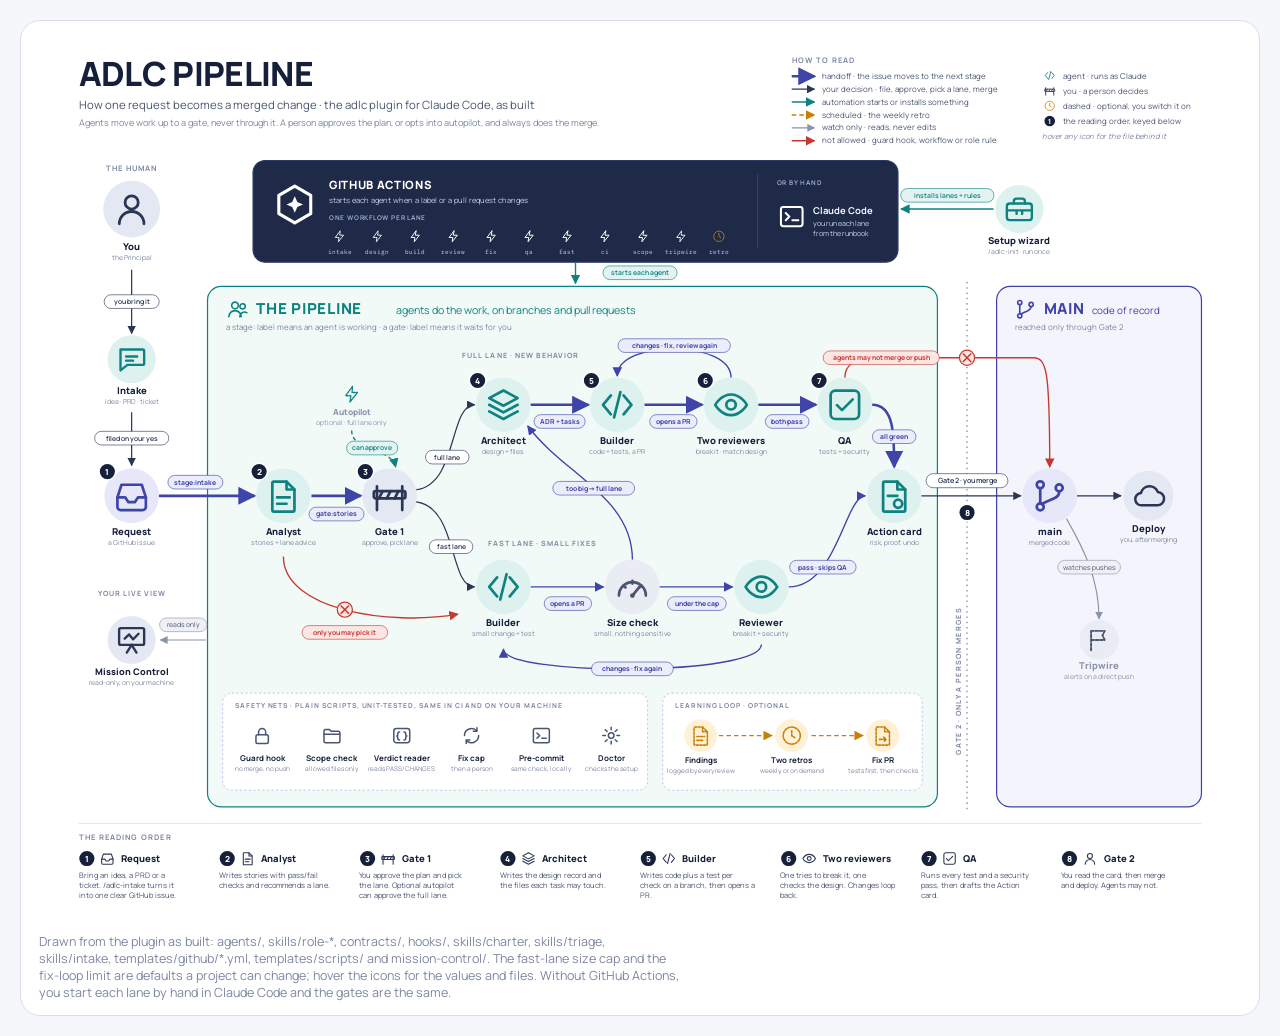
<file: docs/adlc-pipeline-diagram.html>
<!doctype html><html lang='en'><head><meta charset='utf-8'><meta name='viewport' content='width=device-width,initial-scale=1'></head><body><title>ADLC Pipeline</title>
<style>
@font-face{font-family:'Manrope';font-style:normal;font-weight:400;font-display:swap;src:url([data-uri]) format('woff2');}
@font-face{font-family:'Manrope';font-style:normal;font-weight:600;font-display:swap;src:url([data-uri]) format('woff2');}
@font-face{font-family:'Manrope';font-style:normal;font-weight:700;font-display:swap;src:url([data-uri]) format('woff2');}
@font-face{font-family:'Manrope';font-style:normal;font-weight:800;font-display:swap;src:url([data-uri]) format('woff2');}
@font-face{font-family:'IBM Plex Mono';font-style:normal;font-weight:400;font-display:swap;src:url([data-uri]) format('woff2');}
@font-face{font-family:'IBM Plex Mono';font-style:normal;font-weight:700;font-display:swap;src:url([data-uri]) format('woff2');}
</style>
<style>
:root{
  --bg:#F5F7FB; --surface:#FFFFFF; --ink:#16203A; --ink-2:#4A5570; --ink-3:#7C86A0; --rule:#D9DEEA;
  --n:#3F44A8; --n-soft:#ECEDFA; --n-edge:#B4B7E6; --n-tint:#F4F4FC; --n-tile:#E6E7F9;
  --l:#0E8280; --l-soft:#E3F3F1; --l-tint:#F2FAF8; --l-tile:#DDF1EE;
  --amber:#C97E06; --amber-soft:#FFF1D6; --red:#C43A31; --red-soft:#FCE6E3;
  --grey:#8A93AA; --grey-soft:#EEF0F5; --slate:#2B3554; --slate-tile:#E4E8F2; --cluster:#1E2A48; --cluster-b:#2B3A63;
  --legacy:#9B7F3C; --legacy-tile:#F3EEE3; --plate:#E9ECF3; --step:#16203A;
}
@media (prefers-color-scheme: dark){ :root:not([data-theme="light"]){ color-scheme:dark; --bg:#0E1220; --surface:#151B2C; --ink:#EDF0F8; --ink-2:#B8C0D6; --ink-3:#8791AB; --rule:#2A3350;
  --n:#9DA2F2; --n-soft:#1D2148; --n-edge:#4B519C; --n-tint:#151833; --n-tile:#262B5C;
  --l:#5FD0C9; --l-soft:#0F2E2C; --l-tint:#0F1F1F; --l-tile:#173B39;
  --amber:#F0B44A; --amber-soft:#3A2B0E; --red:#F07A70; --red-soft:#3E1B18;
  --grey:#8A93AA; --grey-soft:#1E2538; --slate:#C7CFE4; --slate-tile:#2A3554; --cluster:#1B2540; --cluster-b:#2F3E66;
  --legacy:#C9B27A; --legacy-tile:#2A2617; --plate:#1A2032; --step:#EDF0F8; } }
:root[data-theme="dark"]{ color-scheme:dark; --bg:#0E1220; --surface:#151B2C; --ink:#EDF0F8; --ink-2:#B8C0D6; --ink-3:#8791AB; --rule:#2A3350;
  --n:#9DA2F2; --n-soft:#1D2148; --n-edge:#4B519C; --n-tint:#151833; --n-tile:#262B5C;
  --l:#5FD0C9; --l-soft:#0F2E2C; --l-tint:#0F1F1F; --l-tile:#173B39;
  --amber:#F0B44A; --amber-soft:#3A2B0E; --red:#F07A70; --red-soft:#3E1B18;
  --grey:#8A93AA; --grey-soft:#1E2538; --slate:#C7CFE4; --slate-tile:#2A3554; --cluster:#1B2540; --cluster-b:#2F3E66;
  --legacy:#C9B27A; --legacy-tile:#2A2617; --plate:#1A2032; --step:#EDF0F8; }

html,body{margin:0;background:var(--bg);color:var(--ink);font-family:Manrope,"Segoe UI",system-ui,sans-serif}
.wrap{max-width:1640px;margin:0 auto;padding:20px}
figure{margin:0;background:var(--surface);border:1px solid var(--rule);border-radius:20px;padding:12px;overflow-x:auto}
svg{display:block;width:100%;height:auto;min-width:1100px;font-family:Manrope,"Segoe UI",system-ui,sans-serif}
figcaption{color:var(--ink-3);font-size:12.5px;padding:12px 6px 2px;max-width:80ch}
.mono,.lab-m,.lab-f{font-family:"IBM Plex Mono",ui-monospace,Menlo,monospace}
text{fill:var(--ink)}
.title{letter-spacing:-.02em} .sub{fill:var(--ink-2)} .sub2{fill:var(--ink-3)}
.eyebrow{fill:var(--ink-3);letter-spacing:.14em} .eyebrow.n{fill:var(--n);letter-spacing:.06em} .eyebrow.l{fill:var(--l);letter-spacing:.1em}
.leg{fill:var(--ink-2)} .leg-i{fill:var(--ink-3);font-style:italic}
.ic{fill:none;stroke-width:1.7;stroke-linecap:round;stroke-linejoin:round} .ic .g-fill{fill:currentColor;stroke:none} .ic:hover{stroke-width:2.4}
.ic-n{stroke:var(--n);color:var(--n)} .ic-l{stroke:var(--l);color:var(--l)} .ic-l2{stroke:var(--ink-2);color:var(--ink-2)}
.ic-s{stroke:var(--slate);color:var(--slate)} .ic-a{stroke:var(--amber);color:var(--amber)} .ic-g{stroke:var(--grey);color:var(--grey)}
.ic-r{stroke:var(--red);color:var(--red)} .ic-w{stroke:#FFFFFF;color:#FFFFFF} .ic-leg{stroke:var(--legacy);color:var(--legacy)}
.tile-n{fill:var(--n-tile)} .tile-l{fill:var(--l-tile)} .tile-s{fill:var(--slate-tile)} .tile-a{fill:var(--amber-soft)} .tile-r{fill:var(--red-soft)}
.tile-cc{fill:var(--surface);stroke:var(--slate);stroke-width:1.4;stroke-dasharray:5 3}
.tile-g{fill:var(--surface);stroke:var(--grey);stroke-width:1;stroke-dasharray:3 3} .tile-leg{fill:var(--legacy-tile)} .tile-ind{fill:var(--n);stroke:var(--surface);stroke-width:3}
.lab{fill:var(--ink)} .lab-s{fill:var(--ink-3)} .lab-m{fill:var(--ink)} .lab-f{fill:var(--ink-2)} .lab-g{fill:var(--grey)}
.fl-ind{stroke:var(--n);fill:none;stroke-width:1.8} .fl-thick{stroke-width:3.4}
.fl-teal{stroke:var(--l);fill:none;stroke-width:1.8}
.fl-amber{stroke:var(--amber);fill:none;stroke-width:1.8;stroke-dasharray:6 4}
.fl-grey{stroke:var(--grey);fill:none;stroke-width:1.5}
.fl-red{stroke:var(--red);fill:none;stroke-width:1.8}
.fl-slate{stroke:var(--slate);fill:none;stroke-width:1.6}
.f-ind{fill:var(--n)} .f-teal{fill:var(--l)} .f-amber{fill:var(--amber)} .f-grey{fill:var(--grey)} .f-red{fill:var(--red)} .f-slate{fill:var(--slate)}
.cluster{fill:var(--cluster);stroke:var(--cluster-b);stroke-width:1.5}
.clu-t{fill:#FFFFFF;letter-spacing:.06em} .clu-s{fill:#C9D2EA} .clu-e{fill:#9AA8CC;letter-spacing:.12em} .clu-x{fill:#F2F5FC} .clu-y{fill:#C9D2EA}
.zone-n{fill:var(--n-tint);stroke:var(--n);stroke-width:1.6} .zone-l{fill:var(--l-tint);stroke:var(--l);stroke-width:1.6}
.zone-s{fill:var(--slate-tile);stroke:var(--slate);stroke-width:1.6} .zone-a{fill:var(--amber-soft);stroke:var(--amber);stroke-width:1.6}
.zone-title.n{fill:var(--n);letter-spacing:.05em} .zone-title.l{fill:var(--l);letter-spacing:.05em} .zone-title.s{fill:var(--slate);letter-spacing:.05em} .zone-title.a{fill:var(--amber);letter-spacing:.05em}
.zone-sub.n{fill:var(--n)} .zone-sub.l{fill:var(--l)} .zone-sub.s{fill:var(--slate)} .zone-sub.a{fill:var(--amber)} .zone-rule{fill:var(--ink-3)} .zone-note{fill:var(--ink-3)}
.membrane{stroke:var(--ink-3);stroke-width:1.6;stroke-dasharray:2 5} .membrane-t{fill:var(--ink-3)}
.rel{stroke:var(--n-edge);stroke-width:1.6}
.legacy-strip{fill:var(--surface);stroke:var(--n-edge);stroke-width:1;stroke-dasharray:3 3}
.tree{stroke:var(--l);stroke-opacity:.45;stroke-width:1.2}
.plate{fill:var(--plate)} .plate-t{fill:var(--ink-2);letter-spacing:.12em} .plate-s{fill:var(--ink-3)}
.nogo{fill:var(--red-soft);stroke:var(--red);stroke-width:1.6} .nogo-x{stroke:var(--red);stroke-width:2}
.step{fill:var(--step);stroke:var(--surface);stroke-width:2} .step-t{fill:var(--surface);font-weight:800;font-size:11px}
.col-rule{stroke:var(--rule);stroke-width:1}
.lbl-n-bg{fill:var(--n-soft)} .lbl-n{fill:var(--n)}
.lbl-i-bg{fill:var(--n-soft);stroke:var(--n);stroke-width:.8} .lbl-i{fill:var(--n);font-weight:700}
.lbl-t-bg{fill:var(--l-soft);stroke:var(--l);stroke-width:.8} .lbl-t{fill:var(--l);font-weight:600}
.lbl-a-bg{fill:var(--amber-soft);stroke:var(--amber);stroke-width:.8} .lbl-a{fill:var(--amber);font-weight:600}
.lbl-g-bg{fill:var(--grey-soft);stroke:var(--grey);stroke-width:.8} .lbl-g{fill:var(--ink-2)}
.lbl-r-bg{fill:var(--red-soft);stroke:var(--red);stroke-width:.8} .lbl-r{fill:var(--red);font-weight:700}
.lbl-s-bg{fill:var(--surface);stroke:var(--slate);stroke-width:.8} .lbl-s{fill:var(--slate);font-weight:600}
.loop-t{fill:var(--ink)} .loop-s{fill:var(--ink-2)}
</style>
<div class="wrap"><figure>
<svg viewBox="0 0 1600 1170" role="img" aria-label="ADLC pipeline: a GitHub issue goes to the Analyst, then Gate 1 where you approve the plan and pick the full or the fast lane. The full lane runs Architect, Builder, two reviewers and QA; the fast lane runs Builder, a size check and one reviewer. Both end at an Action card, and only you merge into main at Gate 2. Agents are blocked from merging or pushing." xmlns="http://www.w3.org/2000/svg">
<defs>
<marker id="arrow-ind" viewBox="0 0 10 10" refX="9" refY="5" markerWidth="7" markerHeight="7" orient="auto-start-reverse"><path d="M0,0 L10,5 L0,10 z" class="f-ind"/></marker>
<marker id="arrow-teal" viewBox="0 0 10 10" refX="9" refY="5" markerWidth="7" markerHeight="7" orient="auto-start-reverse"><path d="M0,0 L10,5 L0,10 z" class="f-teal"/></marker>
<marker id="arrow-amber" viewBox="0 0 10 10" refX="9" refY="5" markerWidth="7" markerHeight="7" orient="auto-start-reverse"><path d="M0,0 L10,5 L0,10 z" class="f-amber"/></marker>
<marker id="arrow-grey" viewBox="0 0 10 10" refX="9" refY="5" markerWidth="7" markerHeight="7" orient="auto-start-reverse"><path d="M0,0 L10,5 L0,10 z" class="f-grey"/></marker>
<marker id="arrow-red" viewBox="0 0 10 10" refX="9" refY="5" markerWidth="7" markerHeight="7" orient="auto-start-reverse"><path d="M0,0 L10,5 L0,10 z" class="f-red"/></marker>
<marker id="arrow-slate" viewBox="0 0 10 10" refX="9" refY="5" markerWidth="7" markerHeight="7" orient="auto-start-reverse"><path d="M0,0 L10,5 L0,10 z" class="f-slate"/></marker>
</defs>
<text x="60.0" y="70.0" class="title" text-anchor="start" style="font-size:44px;font-weight:800">ADLC PIPELINE</text>
<text x="60.0" y="100.0" class="sub" text-anchor="start" style="font-size:15px">How one request becomes a merged change · the adlc plugin for Claude Code, as built</text>
<text x="60.0" y="122.0" class="sub2" text-anchor="start" style="font-size:12px">Agents move work up to a gate, never through it. A person approves the plan, or opts into autopilot, and always does the merge.</text>
<text x="1000.0" y="40.0" class="eyebrow" text-anchor="start" style="font-size:10px;font-weight:700">HOW TO READ</text>
<line x1="1000" y1="57" x2="1030" y2="57" class="fl-ind fl-thick" marker-end="url(#arrow-ind)"/>
<text x="1040.0" y="60.5" class="leg" text-anchor="start" style="font-size:10.5px">handoff · the issue moves to the next stage</text>
<line x1="1000" y1="74" x2="1030" y2="74" class="fl-slate" marker-end="url(#arrow-slate)"/>
<text x="1040.0" y="77.5" class="leg" text-anchor="start" style="font-size:10.5px">your decision · file, approve, pick a lane, merge</text>
<line x1="1000" y1="91" x2="1030" y2="91" class="fl-teal" marker-end="url(#arrow-teal)"/>
<text x="1040.0" y="94.5" class="leg" text-anchor="start" style="font-size:10.5px">automation starts or installs something</text>
<line x1="1000" y1="108" x2="1030" y2="108" class="fl-amber" marker-end="url(#arrow-amber)"/>
<text x="1040.0" y="111.5" class="leg" text-anchor="start" style="font-size:10.5px">scheduled · the weekly retro</text>
<line x1="1000" y1="125" x2="1030" y2="125" class="fl-grey" marker-end="url(#arrow-grey)"/>
<text x="1040.0" y="128.5" class="leg" text-anchor="start" style="font-size:10.5px">watch only · reads, never edits</text>
<line x1="1000" y1="142" x2="1030" y2="142" class="fl-red" marker-end="url(#arrow-red)"/>
<text x="1040.0" y="145.5" class="leg" text-anchor="start" style="font-size:10.5px">not allowed · guard hook, workflow or role rule</text>
<g class="ic ic-l" transform="translate(1332.0,48.0) scale(0.667)"><path d="M8 6l-5 6 5 6M16 6l5 6-5 6M14 4l-4 16"/></g>
<text x="1358.0" y="60.0" class="leg" text-anchor="start" style="font-size:10.5px">agent · runs as Claude</text>
<g class="ic ic-s" transform="translate(1332.0,68.0) scale(0.667)"><path d="M4 21V6M20 21V6"/><rect x="2" y="9" width="20" height="4.6" rx="1.2"/><path d="M7.6 9l-2.4 4.6M12.6 9l-2.4 4.6M17.6 9l-2.4 4.6"/></g>
<text x="1358.0" y="80.0" class="leg" text-anchor="start" style="font-size:10.5px">you · a person decides</text>
<g class="ic ic-a" transform="translate(1332.0,88.0) scale(0.667)" stroke-dasharray="2.2 1.6"><circle cx="12" cy="12" r="9"/><path d="M12 7v5.2l3.2 1.9"/></g>
<text x="1358.0" y="100.0" class="leg" text-anchor="start" style="font-size:10.5px">dashed · optional, you switch it on</text>
<circle cx="1340" cy="116" r="8" class="step"/>
<text x="1340" y="120.2" class="step-t" text-anchor="middle" style="font-size:9px">1</text>
<text x="1358.0" y="120.0" class="leg" text-anchor="start" style="font-size:10.5px">the reading order, keyed below</text>
<text x="1330.0" y="140.0" class="leg-i" text-anchor="start" style="font-size:10px">hover any icon for the file behind it</text>
<text x="130.0" y="182.0" class="eyebrow" text-anchor="middle" style="font-size:10px;font-weight:700">THE HUMAN</text>
<circle cx="130.0" cy="232.0" r="37.4" class="tile-s"/>
<g class="ic ic-s" transform="translate(104.0,206.0) scale(2.167)"><title>You, the Principal: file requests, approve the plan at Gate 1, pick the lane, merge and deploy at Gate 2. charter skill, section 3.</title><circle cx="12" cy="8" r="4"/><path d="M4.5 21a7.5 7.5 0 0 1 15 0"/></g>
<text x="130.0" y="286.0" class="lab" text-anchor="middle" style="font-size:12.5px;font-weight:800">You</text>
<text x="130.0" y="299.0" class="lab-s" text-anchor="middle" style="font-size:9px">the Principal</text>
<rect x="290.0" y="168.0" width="850.0" height="134.0" rx="16" class="cluster"/>
<g class="ic ic-w" transform="translate(316.0,197.0) scale(2.417)"><title>GitHub Actions running anthropics/claude-code-action: one workflow per lane, fired by label changes and pull-request events. Each agent step installs the plugin on the runner, runs as its named agent (--agent adlc:builder and so on) and is granted that lane&#x27;s tools only. templates/github/</title><path d="M12 2l8.7 5v10L12 22l-8.7-5V7z"/><path d="M12 7.5l1.4 3.1L16.5 12l-3.1 1.4L12 16.5l-1.4-3.1L7.5 12l3.1-1.4z" class="g-fill"/></g>
<text x="390.0" y="206.0" class="clu-t" text-anchor="start" style="font-size:15px;font-weight:800">GITHUB ACTIONS</text>
<text x="390.0" y="224.0" class="clu-s" text-anchor="start" style="font-size:10px">starts each agent when a label or a pull request changes</text>
<text x="390.0" y="246.0" class="clu-e" text-anchor="start" style="font-size:8.5px;font-weight:700">ONE WORKFLOW PER LANE</text>
<g class="ic ic-w" transform="translate(395.0,259.0) scale(0.750)" stroke-dasharray="2.2 1.6"><title>adlc-intake.yml: runs the Analyst when a requirement is filed (auto-start, optional)</title><path d="M13 2.5L4.5 14H11l-1 7.5L19 10h-6.5z"/></g>
<text x="404.0" y="291.0" class="clu-y lab-m" text-anchor="middle" style="font-size:8px">intake</text>
<g class="ic ic-w" transform="translate(445.0,259.0) scale(0.750)" stroke-dasharray="2.2 1.6"><title>adlc-design.yml: runs the Architect on stage:design (comes with auto-start, optional; otherwise you run the Architect by hand)</title><path d="M13 2.5L4.5 14H11l-1 7.5L19 10h-6.5z"/></g>
<text x="454.0" y="291.0" class="clu-y lab-m" text-anchor="middle" style="font-size:8px">design</text>
<g class="ic ic-w" transform="translate(495.0,259.0) scale(0.750)"><title>adlc-builder.yml: runs the Builder on stage:build</title><path d="M13 2.5L4.5 14H11l-1 7.5L19 10h-6.5z"/></g>
<text x="504.0" y="291.0" class="clu-y lab-m" text-anchor="middle" style="font-size:8px">build</text>
<g class="ic ic-w" transform="translate(545.0,259.0) scale(0.750)"><title>adlc-review.yml: adversarial + architect review on every Builder PR; advances to stage:qa on two PASS verdicts</title><path d="M13 2.5L4.5 14H11l-1 7.5L19 10h-6.5z"/></g>
<text x="554.0" y="291.0" class="clu-y lab-m" text-anchor="middle" style="font-size:8px">review</text>
<g class="ic ic-w" transform="translate(595.0,259.0) scale(0.750)"><title>adlc-fix.yml: sends a PR with changes requested back to the Builder; stops once the reviews have sent the PR back more than 3 times, and tags needs:human</title><path d="M13 2.5L4.5 14H11l-1 7.5L19 10h-6.5z"/></g>
<text x="604.0" y="291.0" class="clu-y lab-m" text-anchor="middle" style="font-size:8px">fix</text>
<g class="ic ic-w" transform="translate(645.0,259.0) scale(0.750)"><title>adlc-qa.yml: runs QA &amp; Release-Ops on stage:qa</title><path d="M13 2.5L4.5 14H11l-1 7.5L19 10h-6.5z"/></g>
<text x="654.0" y="291.0" class="clu-y lab-m" text-anchor="middle" style="font-size:8px">qa</text>
<g class="ic ic-w" transform="translate(695.0,259.0) scale(0.750)"><title>adlc-fast.yml: fast lane: Builder, size cap on the real diff, adversarial + security review</title><path d="M13 2.5L4.5 14H11l-1 7.5L19 10h-6.5z"/></g>
<text x="704.0" y="291.0" class="clu-y lab-m" text-anchor="middle" style="font-size:8px">fast</text>
<g class="ic ic-w" transform="translate(745.0,259.0) scale(0.750)"><title>adlc-ci.yml: the project&#x27;s tests, type-check and build on every PR</title><path d="M13 2.5L4.5 14H11l-1 7.5L19 10h-6.5z"/></g>
<text x="754.0" y="291.0" class="clu-y lab-m" text-anchor="middle" style="font-size:8px">ci</text>
<g class="ic ic-w" transform="translate(795.0,259.0) scale(0.750)"><title>adlc-diff-scope.yml: fails a lane PR that touches files outside its scope file, and re-runs the fast-lane cap; both run from the default branch (pull_request_target), so a PR cannot edit them</title><path d="M13 2.5L4.5 14H11l-1 7.5L19 10h-6.5z"/></g>
<text x="804.0" y="291.0" class="clu-y lab-m" text-anchor="middle" style="font-size:8px">scope</text>
<g class="ic ic-w" transform="translate(845.0,259.0) scale(0.750)" stroke-dasharray="2.2 1.6"><title>adlc-main-tripwire.yml: alerts on a push to main that skipped a PR, and on a force-push to main; installed for private repos without branch protection (optional)</title><path d="M13 2.5L4.5 14H11l-1 7.5L19 10h-6.5z"/></g>
<text x="854.0" y="291.0" class="clu-y lab-m" text-anchor="middle" style="font-size:8px">tripwire</text>
<g class="ic ic-a" transform="translate(895.0,259.0) scale(0.750)" stroke-dasharray="2.2 1.6"><title>adlc-retro.yml: weekly, runs the retro and then the cycle retro; each may open a proposal PR (optional)</title><circle cx="12" cy="12" r="9"/><path d="M12 7v5.2l3.2 1.9"/></g>
<text x="904.0" y="291.0" class="clu-y lab-m" text-anchor="middle" style="font-size:8px">retro</text>
<line x1="955" y1="186" x2="955" y2="284" stroke="#3A4A78" stroke-width="1"/>
<text x="980.0" y="200.0" class="clu-e" text-anchor="start" style="font-size:8.5px;font-weight:700">OR BY HAND</text>
<g class="ic ic-w" transform="translate(981.0,223.0) scale(1.583)"><title>Local recipe: you run each agent yourself in Claude Code, following the generated RUNBOOK.md. The recommended way to start. /adlc:autopilot &lt;issue&gt; runs the same steps for one issue from your own session, up to a reviewed PR at Gate 2 (QA-approved on the full lane); as shipped in the plugin it has not yet been run end to end.</title><rect x="3" y="4" width="18" height="16" rx="2"/><path d="M7 9l3 3-3 3M12.5 15h5"/></g>
<text x="1028.0" y="238.0" class="clu-x" text-anchor="start" style="font-size:12.5px;font-weight:700">Claude Code</text>
<text x="1028.0" y="254.0" class="clu-y" text-anchor="start" style="font-size:9.5px">you run each lane</text>
<text x="1028.0" y="267.0" class="clu-y" text-anchor="start" style="font-size:9.5px">from the runbook</text>
<circle cx="1300.0" cy="232.0" r="31.7" class="tile-l"/>
<g class="ic ic-l" transform="translate(1278.0,210.0) scale(1.833)"><title>/adlc-init (bootstrap skill): detects a new or existing project, asks a short questionnaire, writes project-conventions, release-ops, charter, RUNBOOK, first ADR, your copies of the five agents (.claude/agents/adlc-&lt;role&gt;.md, each with its model line), the check scripts under .adlc/scripts/, .claude/settings.json deny rules and (optionally) the workflows; creates the labels after asking. Never commits.</title><rect x="3" y="8" width="18" height="12" rx="2"/><path d="M8 8V6.5a2 2 0 0 1 2-2h4a2 2 0 0 1 2 2V8M3 13h18M10 13v2.5M14 13v2.5"/></g>
<text x="1300.0" y="278.0" class="lab" text-anchor="middle" style="font-size:12.5px;font-weight:800">Setup wizard</text>
<text x="1300.0" y="291.0" class="lab-s" text-anchor="middle" style="font-size:9px">/adlc-init · run once</text>
<path d="M1266,232 C1220,232 1190,232 1144,232" class="fl-teal" marker-end="url(#arrow-teal)"/>
<rect x="1143.6" y="205.0" width="122.9" height="18.0" rx="9.0" class="lbl-t-bg"/>
<text x="1205.0" y="217.2" class="lbl-t" text-anchor="middle" style="font-size:9px">installs lanes + rules</text>
<path d="M715,302 C715,312 715,318 715,330" class="fl-teal" marker-end="url(#arrow-teal)"/>
<rect x="751.2" y="307.0" width="97.7" height="18.0" rx="9.0" class="lbl-t-bg"/>
<text x="800.0" y="319.2" class="lbl-t" text-anchor="middle" style="font-size:9px">starts each agent</text>
<rect x="230.0" y="334.0" width="962.0" height="686.0" rx="18" class="zone-l"/>
<g class="ic ic-l" transform="translate(255.0,349.0) scale(1.250)"><circle cx="9" cy="8" r="3.5"/><circle cx="17" cy="9" r="2.8"/><path d="M2.5 20a6.5 6.5 0 0 1 13 0M14 20a5 5 0 0 1 7.5-4.3"/></g>
<text x="294.0" y="370.0" class="zone-title l" text-anchor="start" style="font-size:20px;font-weight:800">THE PIPELINE</text>
<text x="478.0" y="370.0" class="zone-sub l" text-anchor="start" style="font-size:14px">agents do the work, on branches and pull requests</text>
<text x="254.0" y="392.0" class="zone-rule" text-anchor="start" style="font-size:10.5px">a stage: label means an agent is working · a gate: label means it waits for you</text>
<rect x="1270.0" y="334.0" width="270.0" height="686.0" rx="18" class="zone-n"/>
<g class="ic ic-n" transform="translate(1293.0,349.0) scale(1.250)"><circle cx="6" cy="5" r="2.2"/><circle cx="6" cy="19" r="2.2"/><circle cx="18" cy="7" r="2.2"/><path d="M6 7.2v9.6M18 9.2c0 5-6 4.6-11 8.1"/></g>
<text x="1332.0" y="370.0" class="zone-title n" text-anchor="start" style="font-size:20px;font-weight:800">MAIN</text>
<text x="1396.0" y="370.0" class="zone-sub n" text-anchor="start" style="font-size:13px">code of record</text>
<text x="1294.0" y="392.0" class="zone-rule" text-anchor="start" style="font-size:10.5px">reached only through Gate 2</text>
<line x1="1231" y1="328" x2="1231" y2="1026" class="membrane"/>
<text transform="translate(1223,854) rotate(-90)" class="membrane-t" text-anchor="middle" style="font-size:9.5px;letter-spacing:.18em;font-weight:700">GATE 2 · ONLY A PERSON MERGES</text>
<circle cx="130.0" cy="610.0" r="36.0" class="tile-n"/>
<g class="ic ic-n" transform="translate(105.0,585.0) scale(2.083)"><title>A GitHub issue describing the problem and outcome. Issues are the execution source of truth; labels track the stage. File it with the Requirement issue template.</title><path d="M3 13l2.6-8h12.8L21 13v6a2 2 0 0 1-2 2H5a2 2 0 0 1-2-2z"/><path d="M3 13h5l2 3h4l2-3h5"/></g>
<text x="130.0" y="662.0" class="lab" text-anchor="middle" style="font-size:12.5px;font-weight:800">Request</text>
<text x="130.0" y="675.0" class="lab-s" text-anchor="middle" style="font-size:9px">a GitHub issue</text>
<circle cx="130.0" cy="430.0" r="31.7" class="tile-l"/>
<g class="ic ic-l" transform="translate(108.0,408.0) scale(1.833)"><title>/adlc-intake (intake skill): starts from a rough idea, a PRD-lite, a full PRD (sliced), an existing GitHub issue, a bug, or a Notion / Linear ticket fetched through its connector. It interviews you only for what is missing, shows the exact issue, and files it with stage:intake after you confirm. Already clear? File the Requirement issue form or label your own issue.</title><path d="M4 5h16a1 1 0 0 1 1 1v9a1 1 0 0 1-1 1H9l-5 4z"/><path d="M8 10h8M8 13h5"/></g>
<text x="130.0" y="476.0" class="lab" text-anchor="middle" style="font-size:12.5px;font-weight:800">Intake</text>
<text x="130.0" y="489.0" class="lab-s" text-anchor="middle" style="font-size:9px">idea · PRD · ticket</text>
<path d="M130,312 C130,340 130,370 130,396" class="fl-slate" marker-end="url(#arrow-slate)"/>
<rect x="93.8" y="345.0" width="72.5" height="18.0" rx="9.0" class="lbl-s-bg"/>
<text x="130.0" y="357.2" class="lbl-s" text-anchor="middle" style="font-size:9px">you bring it</text>
<path d="M130,500 C130,522 130,548 130,570" class="fl-slate" marker-end="url(#arrow-slate)"/>
<rect x="81.2" y="525.0" width="97.7" height="18.0" rx="9.0" class="lbl-s-bg"/>
<text x="130.0" y="537.2" class="lbl-s" text-anchor="middle" style="font-size:9px">filed on your yes</text>
<circle cx="98" cy="578" r="11" class="step"/>
<text x="98" y="582.2" class="step-t" text-anchor="middle">1</text>
<text x="130.0" y="742.0" class="eyebrow" text-anchor="middle" style="font-size:9.5px;font-weight:700">YOUR LIVE VIEW</text>
<circle cx="130.0" cy="800.0" r="31.7" class="tile-s"/>
<g class="ic ic-s" transform="translate(108.0,778.0) scale(1.833)"><title>Mission Control (/adlc-mission-control, mission-control/): a live page on your machine. One station per agent, each request moving between them, and each agent&#x27;s steps, tokens and cost. It never labels, comments or merges. It reads GitHub through your gh login, agent steps through the plugin&#x27;s hooks, and tokens through opt-in telemetry (templates/settings.mission-control.json). It sees agents that run on this machine; runs on GitHub&#x27;s runners show their GitHub state only.</title><rect x="3" y="3.5" width="18" height="12" rx="1.2"/><path d="M8.5 21l3.5-5.5 3.5 5.5M7 11l3.2-3 2.8 3.5 4-4"/></g>
<text x="130.0" y="846.0" class="lab" text-anchor="middle" style="font-size:12px;font-weight:800">Mission Control</text>
<text x="130.0" y="859.0" class="lab-s" text-anchor="middle" style="font-size:9px">read-only, on your machine</text>
<path d="M228,800 C210,800 190,800 168,800" class="fl-grey" marker-end="url(#arrow-grey)"/>
<rect x="166.8" y="771.0" width="62.4" height="18.0" rx="9.0" class="lbl-g-bg"/>
<text x="198.0" y="783.2" class="lbl-g" text-anchor="middle" style="font-size:9px">reads only</text>
<circle cx="330.0" cy="610.0" r="36.0" class="tile-l"/>
<g class="ic ic-l" transform="translate(305.0,585.0) scale(2.083)"><title>Product Analyst (agents/product-analyst.md; its prompt is skills/role-product-analyst): asks numbered questions if the request is unclear (auto-start lane: answer, then add adlc:auto back to restart it); otherwise posts a triage verdict line, ADLC-TRIAGE: FAST or FULL, and writes stories with Given/When/Then acceptance criteria (full) or a one-check change brief (fast). Writes only issue comments and labels; the guard lets it add one label, gate:stories.</title><path d="M6 3h8l5 5v13a1 1 0 0 1-1 1H6a1 1 0 0 1-1-1V4a1 1 0 0 1 1-1z"/><path d="M14 3v5h5"/><path d="M8 13h8M8 17h6"/></g>
<text x="330.0" y="662.0" class="lab" text-anchor="middle" style="font-size:12.5px;font-weight:800">Analyst</text>
<text x="330.0" y="675.0" class="lab-s" text-anchor="middle" style="font-size:9px">stories + lane advice</text>
<circle cx="298" cy="578" r="11" class="step"/>
<text x="298" y="582.2" class="step-t" text-anchor="middle">2</text>
<path d="M166,610 C210,610 250,610 292,610" class="fl-ind fl-thick" marker-end="url(#arrow-ind)"/>
<rect x="177.8" y="583.0" width="72.5" height="18.0" rx="9.0" class="lbl-i-bg"/>
<text x="214.0" y="595.2" class="lbl-i" text-anchor="middle" style="font-size:9px">stage:intake</text>
<circle cx="470.0" cy="610.0" r="36.0" class="tile-s"/>
<g class="ic ic-s" transform="translate(445.0,585.0) scale(2.083)"><title>Gate 1 (gate:stories): you accept or return the stories, then apply stage:design (full lane) or stage:fast (fast lane). Optional autopilot can approve into the full lane only; the fast lane always waits for a person. You can also put a fresh issue on stage:fast yourself; the Analyst then never runs.</title><path d="M4 21V6M20 21V6"/><rect x="2" y="9" width="20" height="4.6" rx="1.2"/><path d="M7.6 9l-2.4 4.6M12.6 9l-2.4 4.6M17.6 9l-2.4 4.6"/></g>
<text x="470.0" y="662.0" class="lab" text-anchor="middle" style="font-size:12.5px;font-weight:800">Gate 1</text>
<text x="470.0" y="675.0" class="lab-s" text-anchor="middle" style="font-size:9px">approve, pick lane</text>
<circle cx="438" cy="578" r="11" class="step"/>
<text x="438" y="582.2" class="step-t" text-anchor="middle">3</text>
<path d="M367,610 C390,610 410,610 432,610" class="fl-ind fl-thick" marker-end="url(#arrow-ind)"/>
<rect x="363.8" y="625.0" width="72.5" height="18.0" rx="9.0" class="lbl-i-bg"/>
<text x="400.0" y="637.2" class="lbl-i" text-anchor="middle" style="font-size:9px">gate:stories</text>
<g class="ic ic-l" transform="translate(407.0,463.0) scale(1.083)" stroke-dasharray="2.2 1.6"><title>adlc:autopilot label on an issue: adlc-intake.yml approves Gate 1 for you unless the Analyst&#x27;s verdict is FAST. A FAST verdict still waits for you. Gate 2 is never automated. /adlc:autopilot &lt;issue&gt; is the local counterpart, run from your own session.</title><path d="M13 2.5L4.5 14H11l-1 7.5L19 10h-6.5z"/></g>
<text x="420.0" y="504.0" class="lab-g" text-anchor="middle" style="font-size:11px;font-weight:800">Autopilot</text>
<text x="420.0" y="517.0" class="lab-g" text-anchor="middle" style="font-size:9px">optional · full lane only</text>
<path d="M420,524 C420,552 472,546 478,572" class="fl-teal" style="stroke-dasharray:5 4" marker-end="url(#arrow-teal)"/>
<rect x="413.3" y="538.0" width="67.4" height="18.0" rx="9.0" class="lbl-t-bg"/>
<text x="447.0" y="550.2" class="lbl-t" text-anchor="middle" style="font-size:9px">can approve</text>
<text x="566.0" y="428.0" class="eyebrow" text-anchor="start" style="font-size:9.5px;font-weight:700">FULL LANE · NEW BEHAVIOR</text>
<circle cx="620.0" cy="490.0" r="36.0" class="tile-l"/>
<g class="ic ic-l" transform="translate(595.0,465.0) scale(2.083)"><title>Architect (agents/architect.md; its prompt is skills/role-architect): writes docs/adr/NNNN-*.md and a task breakdown where every task declares the exact files it may touch (its diff scope), plus a blast-radius check. Writes only under docs/: the guard blocks an Edit or Write elsewhere (a file written through the shell is not seen). In the Actions design lane the workflow commits those files to adlc/design-&lt;issue&gt; and moves the issue on once the ADR and its ADLC-BREAKDOWN line exist.</title><path d="M12 3l9 4.8-9 4.8-9-4.8z"/><path d="M3 12l9 4.8 9-4.8M3 16.2l9 4.8 9-4.8"/></g>
<text x="620.0" y="542.0" class="lab" text-anchor="middle" style="font-size:12.5px;font-weight:800">Architect</text>
<text x="620.0" y="555.0" class="lab-s" text-anchor="middle" style="font-size:9px">design + files</text>
<circle cx="586" cy="458" r="11" class="step"/>
<text x="586" y="462.2" class="step-t" text-anchor="middle">4</text>
<circle cx="770.0" cy="490.0" r="36.0" class="tile-l"/>
<g class="ic ic-l" transform="translate(745.0,465.0) scale(2.083)"><title>Builder (agents/builder.md; its prompt is skills/role-builder): implements on feat/&lt;issue&gt;-&lt;slug&gt;, records the files it may touch in .adlc/scope/&lt;issue&gt;.txt, a test per acceptance criterion (SN-ACN ids), runs the project&#x27;s pass/fail command, opens a PR. Never merges, never pushes to main.</title><path d="M8 6l-5 6 5 6M16 6l5 6-5 6M14 4l-4 16"/></g>
<text x="770.0" y="542.0" class="lab" text-anchor="middle" style="font-size:12.5px;font-weight:800">Builder</text>
<text x="770.0" y="555.0" class="lab-s" text-anchor="middle" style="font-size:9px">code + tests, a PR</text>
<circle cx="736" cy="458" r="11" class="step"/>
<text x="736" y="462.2" class="step-t" text-anchor="middle">5</text>
<circle cx="920.0" cy="490.0" r="36.0" class="tile-l"/>
<g class="ic ic-l" transform="translate(895.0,465.0) scale(2.083)"><title>Adversarial Reviewer (agents/adversarial-reviewer.md; its prompt is skills/role-adversarial-reviewer): fresh context, told to read only the diff and its criteria, tries to break it, ends with ADLC-ADV: PASS or CHANGES. Then the Architect checks the PR against the design: ADLC-ARCH: PASS or CHANGES.</title><path d="M2 12s3.6-6.5 10-6.5S22 12 22 12s-3.6 6.5-10 6.5S2 12 2 12z"/><circle cx="12" cy="12" r="3"/></g>
<text x="920.0" y="542.0" class="lab" text-anchor="middle" style="font-size:12.5px;font-weight:800">Two reviewers</text>
<text x="920.0" y="555.0" class="lab-s" text-anchor="middle" style="font-size:9px">break it · match design</text>
<circle cx="886" cy="458" r="11" class="step"/>
<text x="886" y="462.2" class="step-t" text-anchor="middle">6</text>
<circle cx="1070.0" cy="490.0" r="36.0" class="tile-l"/>
<g class="ic ic-l" transform="translate(1045.0,465.0) scale(2.083)"><title>QA &amp; Release-Ops (agents/qa-release-ops.md; its prompt is skills/role-qa-release-ops): runs the full battery, writes missing tests (test folders only), runs the security gate, then moves the issue to gate:deploy and posts a Proposed Action Card. Never merges or deploys.</title><rect x="3" y="3" width="18" height="18" rx="3"/><path d="M7 12.2l3.2 3.2L17 8.6"/></g>
<text x="1070.0" y="542.0" class="lab" text-anchor="middle" style="font-size:12.5px;font-weight:800">QA</text>
<text x="1070.0" y="555.0" class="lab-s" text-anchor="middle" style="font-size:9px">tests + security</text>
<circle cx="1036" cy="458" r="11" class="step"/>
<text x="1036" y="462.2" class="step-t" text-anchor="middle">7</text>
<path d="M505,602 C560,595 548,490 582,490" class="fl-slate" marker-end="url(#arrow-slate)"/>
<rect x="517.3" y="550.0" width="57.4" height="18.0" rx="9.0" class="lbl-s-bg"/>
<text x="546.0" y="562.2" class="lbl-s" text-anchor="middle" style="font-size:9px">full lane</text>
<path d="M505,618 C560,625 548,730 582,730" class="fl-slate" marker-end="url(#arrow-slate)"/>
<rect x="522.3" y="668.0" width="57.4" height="18.0" rx="9.0" class="lbl-s-bg"/>
<text x="551.0" y="680.2" class="lbl-s" text-anchor="middle" style="font-size:9px">fast lane</text>
<path d="M656,490 C685,490 705,490 732,490" class="fl-ind fl-thick" marker-end="url(#arrow-ind)"/>
<rect x="660.3" y="503.0" width="67.4" height="18.0" rx="9.0" class="lbl-i-bg"/>
<text x="694.0" y="515.2" class="lbl-i" text-anchor="middle" style="font-size:9px">ADR + tasks</text>
<path d="M806,490 C835,490 855,490 882,490" class="fl-ind fl-thick" marker-end="url(#arrow-ind)"/>
<rect x="812.8" y="503.0" width="62.4" height="18.0" rx="9.0" class="lbl-i-bg"/>
<text x="844.0" y="515.2" class="lbl-i" text-anchor="middle" style="font-size:9px">opens a PR</text>
<path d="M956,490 C985,490 1005,490 1032,490" class="fl-ind fl-thick" marker-end="url(#arrow-ind)"/>
<rect x="965.3" y="503.0" width="57.4" height="18.0" rx="9.0" class="lbl-i-bg"/>
<text x="994.0" y="515.2" class="lbl-i" text-anchor="middle" style="font-size:9px">both pass</text>
<path d="M920,454 C920,404 770,404 770,452" class="fl-ind" marker-end="url(#arrow-ind)"/>
<rect x="771.0" y="403.0" width="148.1" height="18.0" rx="9.0" class="lbl-i-bg"/>
<text x="845.0" y="415.2" class="lbl-i" text-anchor="middle" style="font-size:9px">changes · fix, review again</text>
<text x="600.0" y="676.0" class="eyebrow" text-anchor="start" style="font-size:9.5px;font-weight:700">FAST LANE · SMALL FIXES</text>
<circle cx="620.0" cy="730.0" r="36.0" class="tile-l"/>
<g class="ic ic-l" transform="translate(595.0,705.0) scale(2.083)"><title>Builder on the fast lane (adlc-fast.yml): works from the change brief, no ADR; writes the scope to .adlc/scope/&lt;issue&gt;.txt, adds a test for S1-AC1, opens a PR labelled lane:fast.</title><path d="M8 6l-5 6 5 6M16 6l5 6-5 6M14 4l-4 16"/></g>
<text x="620.0" y="782.0" class="lab" text-anchor="middle" style="font-size:12.5px;font-weight:800">Builder</text>
<text x="620.0" y="795.0" class="lab-s" text-anchor="middle" style="font-size:9px">small change + test</text>
<circle cx="790.0" cy="730.0" r="36.0" class="plate"/>
<g class="ic ic-l2" transform="translate(765.0,705.0) scale(2.083)"><title>adlc-triage.sh re-checks the real diff (in the Actions fast lane and under /adlc:autopilot; by hand in the local recipe, where a plain file list checks count and paths but skips the line limit and cannot see a submodule): default max 5 files and 40 changed lines, and no paths named for migrations, auth, security or infra, no CI or pipeline files, dependency manifests (.gitmodules among them) or secrets. A change to a submodule&#x27;s pointer is never fast-eligible: it is one line in a diff however much code it brings in. It goes by size, file paths and entry type, not by what the code does. A change that fails goes to the full lane.</title><path d="M3.5 17.5a8.5 8.5 0 1 1 17 0"/><path d="M12 17.5l4.6-5.6"/><circle cx="12" cy="17.5" r="1.5" class="g-fill"/><path d="M6.3 11.3l1.3 1M12 8.2v1.7M17.7 11.3l-1.3 1"/></g>
<text x="790.0" y="782.0" class="lab" text-anchor="middle" style="font-size:12.5px;font-weight:800">Size check</text>
<text x="790.0" y="795.0" class="lab-s" text-anchor="middle" style="font-size:9px">small, nothing sensitive</text>
<circle cx="960.0" cy="730.0" r="36.0" class="tile-l"/>
<g class="ic ic-l" transform="translate(935.0,705.0) scale(2.083)"><title>Adversarial Reviewer on the fast lane: told to read only the diff and the change brief, and to walk every security-gate attack class; ends with ADLC-ADV: PASS or CHANGES.</title><path d="M2 12s3.6-6.5 10-6.5S22 12 22 12s-3.6 6.5-10 6.5S2 12 2 12z"/><circle cx="12" cy="12" r="3"/></g>
<text x="960.0" y="782.0" class="lab" text-anchor="middle" style="font-size:12.5px;font-weight:800">Reviewer</text>
<text x="960.0" y="795.0" class="lab-s" text-anchor="middle" style="font-size:9px">break it + security</text>
<path d="M656,730 C690,730 720,730 752,730" class="fl-ind" marker-end="url(#arrow-ind)"/>
<rect x="673.8" y="743.0" width="62.4" height="18.0" rx="9.0" class="lbl-i-bg"/>
<text x="705.0" y="755.2" class="lbl-i" text-anchor="middle" style="font-size:9px">opens a PR</text>
<path d="M826,730 C860,730 890,730 922,730" class="fl-ind" marker-end="url(#arrow-ind)"/>
<rect x="836.2" y="743.0" width="77.5" height="18.0" rx="9.0" class="lbl-i-bg"/>
<text x="875.0" y="755.2" class="lbl-i" text-anchor="middle" style="font-size:9px">under the cap</text>
<path d="M960,806 C960,848 620,848 620,812" class="fl-ind" marker-end="url(#arrow-ind)"/>
<rect x="736.1" y="829.0" width="107.8" height="18.0" rx="9.0" class="lbl-i-bg"/>
<text x="790.0" y="841.2" class="lbl-i" text-anchor="middle" style="font-size:9px">changes · fix again</text>
<path d="M790,694 C790,612 700,582 652,518" class="fl-ind" marker-end="url(#arrow-ind)"/>
<rect x="685.1" y="591.0" width="107.8" height="18.0" rx="9.0" class="lbl-i-bg"/>
<text x="739.0" y="603.2" class="lbl-i" text-anchor="middle" style="font-size:9px">too big → full lane</text>
<path d="M330,690 C330,760 470,782 560,766" class="fl-red" marker-end="url(#arrow-red)"/>
<circle cx="411" cy="760" r="10" class="nogo"/>
<line x1="405.5" y1="754.5" x2="416.5" y2="765.5" class="nogo-x"/><line x1="416.5" y1="754.5" x2="405.5" y2="765.5" class="nogo-x"/>
<rect x="354.6" y="781.0" width="112.8" height="18.0" rx="9.0" class="lbl-r-bg"/>
<text x="411.0" y="793.2" class="lbl-r" text-anchor="middle" style="font-size:9px">only you may pick it</text>
<circle cx="1135.0" cy="610.0" r="36.0" class="tile-l"/>
<g class="ic ic-l" transform="translate(1110.0,585.0) scale(2.083)"><title>Proposed Action Card (charter skill): action, risk, evidence, the base commit the checks ran against, migrations none/additive/DESTRUCTIVE, rollback step. Posted with gate:deploy; awaits your approval.</title><path d="M6 3h8l5 5v13a1 1 0 0 1-1 1H6a1 1 0 0 1-1-1V4a1 1 0 0 1 1-1z"/><path d="M14 3v5h5M8 12h6"/><circle cx="14.5" cy="17" r="2.6"/></g>
<text x="1135.0" y="662.0" class="lab" text-anchor="middle" style="font-size:12.5px;font-weight:800">Action card</text>
<text x="1135.0" y="675.0" class="lab-s" text-anchor="middle" style="font-size:9px">risk, proof, undo</text>
<path d="M1106,490 C1135,490 1135,530 1135,572" class="fl-ind fl-thick" marker-end="url(#arrow-ind)"/>
<rect x="1106.3" y="523.0" width="57.4" height="18.0" rx="9.0" class="lbl-i-bg"/>
<text x="1135.0" y="535.2" class="lbl-i" text-anchor="middle" style="font-size:9px">all green</text>
<path d="M996,730 C1060,730 1070,610 1097,610" class="fl-ind" marker-end="url(#arrow-ind)"/>
<rect x="997.2" y="695.0" width="87.6" height="18.0" rx="9.0" class="lbl-i-bg"/>
<text x="1041.0" y="707.2" class="lbl-i" text-anchor="middle" style="font-size:9px">pass · skips QA</text>
<circle cx="1340.0" cy="610.0" r="36.0" class="tile-n"/>
<g class="ic ic-n" transform="translate(1315.0,585.0) scale(2.083)"><title>The main branch. Agents may not merge or push here: the plugin&#x27;s guard hook blocks gh pr merge, pushes to main and force-pushes on every Bash command, with the deny rules in .claude/settings.json behind it. The lock that cannot be talked around is GitHub branch protection: a pull request needs an approving review.</title><circle cx="6" cy="5" r="2.2"/><circle cx="6" cy="19" r="2.2"/><circle cx="18" cy="7" r="2.2"/><path d="M6 7.2v9.6M18 9.2c0 5-6 4.6-11 8.1"/></g>
<text x="1340.0" y="662.0" class="lab" text-anchor="middle" style="font-size:12.5px;font-weight:800">main</text>
<text x="1340.0" y="675.0" class="lab-s" text-anchor="middle" style="font-size:9px">merged code</text>
<path d="M1171,610 C1210,610 1260,610 1302,610" class="fl-slate fl-thick" marker-end="url(#arrow-slate)"/>
<rect x="1177.1" y="580.8" width="107.8" height="18.5" rx="9.2" class="lbl-s-bg"/>
<text x="1231.0" y="593.4" class="lbl-s" text-anchor="middle" style="font-size:9.5px">Gate 2 · you merge</text>
<circle cx="1231" cy="632" r="11" class="step"/>
<text x="1231" y="636.2" class="step-t" text-anchor="middle">8</text>
<circle cx="1470.0" cy="610.0" r="33.1" class="tile-s"/>
<g class="ic ic-s" transform="translate(1447.0,587.0) scale(1.917)"><title>Deploy and any database migration run only after Gate 2, by you. Destructive migrations are a hard stop for every agent.</title><path d="M7.5 18.5a4.2 4.2 0 0 1-.6-8.4A6 6 0 0 1 18.4 9.3a4 4 0 0 1-.4 9.2z"/></g>
<text x="1470.0" y="658.0" class="lab" text-anchor="middle" style="font-size:12.5px;font-weight:800">Deploy</text>
<text x="1470.0" y="671.0" class="lab-s" text-anchor="middle" style="font-size:9px">you, after merging</text>
<path d="M1376,610 C1396,610 1414,610 1434,610" class="fl-slate" marker-end="url(#arrow-slate)"/>
<path d="M1070,454 C1070,436 1086,428 1110,428 C1200,428 1300,428 1318,428 C1336,428 1340,444 1340,572" class="fl-red" marker-end="url(#arrow-red)"/>
<circle cx="1231" cy="428" r="10" class="nogo"/>
<line x1="1225.5" y1="422.5" x2="1236.5" y2="433.5" class="nogo-x"/><line x1="1236.5" y1="422.5" x2="1225.5" y2="433.5" class="nogo-x"/>
<rect x="1041.4" y="419.0" width="153.1" height="18.0" rx="9.0" class="lbl-r-bg"/>
<text x="1118.0" y="431.2" class="lbl-r" text-anchor="middle" style="font-size:9px">agents may not merge or push</text>
<circle cx="1405.0" cy="800.0" r="25.9" class="plate"/>
<g class="ic ic-l2" transform="translate(1387.0,782.0) scale(1.500)" stroke-dasharray="2.2 1.6"><title>adlc-main-tripwire.yml + adlc-tripwire-check.sh + adlc-tripwire-alert.sh: on every push to main, fails and files an alert issue (label adlc:tripwire, one per set of commits while it is open) if a commit arrived without a pull request or the branch was force-pushed. Installed for private repos on the free plan, where branch protection is not available; it reports after the fact and cannot stop a merge.</title><path d="M5 21V4M5 4h12l-2 4 2 4H5"/></g>
<text x="1405.0" y="838.0" class="lab-g" text-anchor="middle" style="font-size:12.5px;font-weight:800">Tripwire</text>
<text x="1405.0" y="851.0" class="lab-g" text-anchor="middle" style="font-size:9px">alerts on a direct push</text>
<path d="M1362,640 C1385,680 1405,720 1405,772" class="fl-grey" marker-end="url(#arrow-grey)"/>
<rect x="1350.7" y="695.0" width="82.6" height="18.0" rx="9.0" class="lbl-g-bg"/>
<text x="1392.0" y="707.2" class="lbl-g" text-anchor="middle" style="font-size:9px">watches pushes</text>
<rect x="250.0" y="870.0" width="560.0" height="128.0" rx="12" class="legacy-strip"/>
<text x="266.0" y="890.0" class="eyebrow" text-anchor="start" style="font-size:9px;font-weight:700">SAFETY NETS · PLAIN SCRIPTS, UNIT-TESTED, SAME IN CI AND ON YOUR MACHINE</text>
<g class="ic ic-l2" transform="translate(288.0,912.0) scale(1.167)"><title>hooks/adlc_guard.py, a PreToolUse hook on every Bash command: blocks gh pr merge, pushes to main, force-pushes and GitHub API writes, for every agent in every permission mode, in sessions with the plugin enabled (the Actions lanes, and a repo set up with the pipeline). From each role&#x27;s contract (contracts/&lt;role&gt;.json) it also holds the Analyst, the Architect and the reviewer to their gh and git commands, to the label each may add (the Analyst gate:stories, the Architect stage:build, the reviewer none), and, on Edit and Write calls, to the paths each may write; a file written through the shell is not seen. It reads command text, so it is a guardrail; the deny rules in templates/settings.deny.json stay as a second layer.</title><rect x="5" y="11" width="14" height="10" rx="2"/><path d="M8 11V8a4 4 0 0 1 8 0v3"/></g>
<text x="302.0" y="960.0" class="lab" text-anchor="middle" style="font-size:10.5px;font-weight:700">Guard hook</text>
<text x="302.0" y="973.0" class="lab-s" text-anchor="middle" style="font-size:8.5px">no merge, no push</text>
<g class="ic ic-l2" transform="translate(380.0,912.0) scale(1.167)"><title>adlc-diff-scope.sh: holds a lane PR to the files its own scope file, .adlc/scope/&lt;issue&gt;.txt, declares (test folders count too once the issue is at stage:qa), and fails a lane PR that declares no scope. The Builder writes that file; the Architect&#x27;s review checks it against the design. In CI (automated lanes only) it runs from the default branch&#x27;s copy, so a PR cannot edit the check that judges it.</title><path d="M3 7a2 2 0 0 1 2-2h4l2 2h8a2 2 0 0 1 2 2v9a2 2 0 0 1-2 2H5a2 2 0 0 1-2-2z"/><path d="M3 10.5h18"/></g>
<text x="394.0" y="960.0" class="lab" text-anchor="middle" style="font-size:10.5px;font-weight:700">Scope check</text>
<text x="394.0" y="973.0" class="lab-s" text-anchor="middle" style="font-size:8.5px">allowed files only</text>
<g class="ic ic-l2" transform="translate(472.0,912.0) scale(1.167)"><title>adlc-verdict.sh: parses the reviewers&#x27; ADLC-ADV / ADLC-ARCH lines; control never trusts GitHub review state.</title><rect x="3" y="4" width="18" height="16" rx="3"/><path d="M9.5 8c-1.6 0-2 .6-2 2v1.2c0 .9-.5 1.3-1.3 1.3.8 0 1.3.4 1.3 1.3V15c0 1.4.4 2 2 2"/><path d="M14.5 8c1.6 0 2 .6 2 2v1.2c0 .9.5 1.3 1.3 1.3-.8 0-1.3.4-1.3 1.3V15c0 1.4-.4 2-2 2"/></g>
<text x="486.0" y="960.0" class="lab" text-anchor="middle" style="font-size:10.5px;font-weight:700">Verdict reader</text>
<text x="486.0" y="973.0" class="lab-s" text-anchor="middle" style="font-size:8.5px">reads PASS/CHANGES</text>
<g class="ic ic-l2" transform="translate(564.0,912.0) scale(1.167)"><title>adlc-fix-cap.sh: counts how many times a review sent this PR back (its adlc:changes-requested label events or its CHANGES verdict comments, whichever is more); past 3 the fix lane tags the PR needs:human. The RUNBOOK and /adlc:autopilot run the same check in the local recipe.</title><path d="M20 12a8 8 0 0 1-13.9 5.4M4 12a8 8 0 0 1 13.9-5.4"/><path d="M18 3v4h-4M6 21v-4h4"/></g>
<text x="578.0" y="960.0" class="lab" text-anchor="middle" style="font-size:10.5px;font-weight:700">Fix cap</text>
<text x="578.0" y="973.0" class="lab-s" text-anchor="middle" style="font-size:8.5px">then a person</text>
<g class="ic ic-l2" transform="translate(656.0,912.0) scale(1.167)"><title>templates/hooks/pre-commit: runs the scope check before each local commit.</title><rect x="3" y="4" width="18" height="16" rx="2"/><path d="M7 9l3 3-3 3M12.5 15h5"/></g>
<text x="670.0" y="960.0" class="lab" text-anchor="middle" style="font-size:10.5px;font-weight:700">Pre-commit</text>
<text x="670.0" y="973.0" class="lab-s" text-anchor="middle" style="font-size:8.5px">same check, locally</text>
<g class="ic ic-l2" transform="translate(748.0,912.0) scale(1.167)"><title>adlc-doctor.sh: fails a setup with missing deny rules, unfilled placeholders, lanes that cannot run their agent, missing guard scripts, skills, agent copies or labels, an open issue carrying two state labels, or GitHub Actions blocked (the recent runs all failed within a minute and the latest ran no step), and reports whether the default branch has a merge gate.</title><circle cx="12" cy="12" r="3.2"/><path d="M12 2.5v3M12 18.5v3M2.5 12h3M18.5 12h3M5.3 5.3l2.1 2.1M16.6 16.6l2.1 2.1M5.3 18.7l2.1-2.1M16.6 7.4l2.1-2.1"/></g>
<text x="762.0" y="960.0" class="lab" text-anchor="middle" style="font-size:10.5px;font-weight:700">Doctor</text>
<text x="762.0" y="973.0" class="lab-s" text-anchor="middle" style="font-size:8.5px">checks the setup</text>
<rect x="830.0" y="870.0" width="342.0" height="128.0" rx="12" class="legacy-strip"/>
<text x="846.0" y="890.0" class="eyebrow" text-anchor="start" style="font-size:9px;font-weight:700">LEARNING LOOP · OPTIONAL</text>
<circle cx="880.0" cy="926.0" r="21.6" class="tile-a"/>
<g class="ic ic-a" transform="translate(865.0,911.0) scale(1.250)" stroke-dasharray="2.2 1.6"><title>Every review and QA finding is written as an ADLC-FINDING line in the PR comment; adlc-log-findings.sh builds .adlc/metrics/findings.jsonl from them.</title><path d="M6 3h8l5 5v13a1 1 0 0 1-1 1H6a1 1 0 0 1-1-1V4a1 1 0 0 1 1-1z"/><path d="M14 3v5h5"/><path d="M8 13h8M8 17h6"/></g>
<text x="880.0" y="962.0" class="lab" text-anchor="middle" style="font-size:10.5px;font-weight:700">Findings</text>
<text x="880.0" y="975.0" class="lab-s" text-anchor="middle" style="font-size:8.5px">logged by every review</text>
<circle cx="1000.0" cy="926.0" r="21.6" class="tile-a"/>
<g class="ic ic-a" transform="translate(985.0,911.0) scale(1.250)" stroke-dasharray="2.2 1.6"><title>Two halves, both propose-only. retro skill (/adlc:retro): ranks the review findings that recur and proposes durable guards. cycle-retro skill (/adlc:cycle-retro): reads the run ledger (adlc-run-log.sh: seconds, tokens and cost per agent run) and the cycle time per stage from the label timeline (adlc-cycle.sh), and proposes changes to the pipeline&#x27;s shape. adlc-retro.yml runs both, Mondays by default; on GitHub&#x27;s runners the cycle retro sees times and fix rounds, not tokens. Both list follow-up chains 3 or more issues deep (adlc-chains.sh) as a decision for you.</title><circle cx="12" cy="12" r="9"/><path d="M12 7v5.2l3.2 1.9"/></g>
<text x="1000.0" y="962.0" class="lab" text-anchor="middle" style="font-size:10.5px;font-weight:700">Two retros</text>
<text x="1000.0" y="975.0" class="lab-s" text-anchor="middle" style="font-size:8.5px">weekly, or on demand</text>
<circle cx="1120.0" cy="926.0" r="21.6" class="tile-a"/>
<g class="ic ic-a" transform="translate(1105.0,911.0) scale(1.250)" stroke-dasharray="2.2 1.6"><title>A propose-only PR. From the retro: a regression test first, then a CI check, then a convention. From the cycle retro: a change to the pipeline&#x27;s shape, such as fast-lane routing, what a reviewer reads, or a model tier. Each is reviewed like any pull request, and you merge it.</title><path d="M6 3h8l5 5v13a1 1 0 0 1-1 1H6a1 1 0 0 1-1-1V4a1 1 0 0 1 1-1z"/><path d="M14 3v5h5"/><path d="M8.5 16h7M13 13.5l2.5 2.5-2.5 2.5"/></g>
<text x="1120.0" y="962.0" class="lab" text-anchor="middle" style="font-size:10.5px;font-weight:700">Fix PR</text>
<text x="1120.0" y="975.0" class="lab-s" text-anchor="middle" style="font-size:8.5px">tests first, then checks</text>
<path d="M904,926 C924,926 950,926 974,926" class="fl-amber" marker-end="url(#arrow-amber)"/>
<path d="M1026,926 C1046,926 1070,926 1094,926" class="fl-amber" marker-end="url(#arrow-amber)"/>
<line x1="60" y1="1042" x2="1540" y2="1042" class="col-rule"/>
<text x="60.0" y="1064.0" class="eyebrow" text-anchor="start" style="font-size:10px;font-weight:700">THE READING ORDER</text>
<circle cx="71.0" cy="1088" r="11" class="step"/>
<text x="71.0" y="1092.2" class="step-t" text-anchor="middle">1</text>
<g class="ic ic-s" transform="translate(88.0,1078.0) scale(0.833)"><path d="M3 13l2.6-8h12.8L21 13v6a2 2 0 0 1-2 2H5a2 2 0 0 1-2-2z"/><path d="M3 13h5l2 3h4l2-3h5"/></g>
<text x="116.0" y="1092.0" class="loop-t" text-anchor="start" style="font-size:12.5px;font-weight:800">Request</text>
<text x="60.0" y="1114.0" class="loop-s" text-anchor="start" style="font-size:10px">Bring an idea, a PRD or a</text>
<text x="60.0" y="1127.0" class="loop-s" text-anchor="start" style="font-size:10px">ticket. /adlc-intake turns it</text>
<text x="60.0" y="1140.0" class="loop-s" text-anchor="start" style="font-size:10px">into one clear GitHub issue.</text>
<circle cx="256.0" cy="1088" r="11" class="step"/>
<text x="256.0" y="1092.2" class="step-t" text-anchor="middle">2</text>
<g class="ic ic-s" transform="translate(273.0,1078.0) scale(0.833)"><path d="M6 3h8l5 5v13a1 1 0 0 1-1 1H6a1 1 0 0 1-1-1V4a1 1 0 0 1 1-1z"/><path d="M14 3v5h5"/><path d="M8 13h8M8 17h6"/></g>
<text x="301.0" y="1092.0" class="loop-t" text-anchor="start" style="font-size:12.5px;font-weight:800">Analyst</text>
<text x="245.0" y="1114.0" class="loop-s" text-anchor="start" style="font-size:10px">Writes stories with pass/fail</text>
<text x="245.0" y="1127.0" class="loop-s" text-anchor="start" style="font-size:10px">checks and recommends a lane.</text>
<circle cx="441.0" cy="1088" r="11" class="step"/>
<text x="441.0" y="1092.2" class="step-t" text-anchor="middle">3</text>
<g class="ic ic-s" transform="translate(458.0,1078.0) scale(0.833)"><path d="M4 21V6M20 21V6"/><rect x="2" y="9" width="20" height="4.6" rx="1.2"/><path d="M7.6 9l-2.4 4.6M12.6 9l-2.4 4.6M17.6 9l-2.4 4.6"/></g>
<text x="486.0" y="1092.0" class="loop-t" text-anchor="start" style="font-size:12.5px;font-weight:800">Gate 1</text>
<text x="430.0" y="1114.0" class="loop-s" text-anchor="start" style="font-size:10px">You approve the plan and pick</text>
<text x="430.0" y="1127.0" class="loop-s" text-anchor="start" style="font-size:10px">the lane. Optional autopilot</text>
<text x="430.0" y="1140.0" class="loop-s" text-anchor="start" style="font-size:10px">can approve the full lane.</text>
<circle cx="626.0" cy="1088" r="11" class="step"/>
<text x="626.0" y="1092.2" class="step-t" text-anchor="middle">4</text>
<g class="ic ic-s" transform="translate(643.0,1078.0) scale(0.833)"><path d="M12 3l9 4.8-9 4.8-9-4.8z"/><path d="M3 12l9 4.8 9-4.8M3 16.2l9 4.8 9-4.8"/></g>
<text x="671.0" y="1092.0" class="loop-t" text-anchor="start" style="font-size:12.5px;font-weight:800">Architect</text>
<text x="615.0" y="1114.0" class="loop-s" text-anchor="start" style="font-size:10px">Writes the design record and</text>
<text x="615.0" y="1127.0" class="loop-s" text-anchor="start" style="font-size:10px">the files each task may touch.</text>
<circle cx="811.0" cy="1088" r="11" class="step"/>
<text x="811.0" y="1092.2" class="step-t" text-anchor="middle">5</text>
<g class="ic ic-s" transform="translate(828.0,1078.0) scale(0.833)"><path d="M8 6l-5 6 5 6M16 6l5 6-5 6M14 4l-4 16"/></g>
<text x="856.0" y="1092.0" class="loop-t" text-anchor="start" style="font-size:12.5px;font-weight:800">Builder</text>
<text x="800.0" y="1114.0" class="loop-s" text-anchor="start" style="font-size:10px">Writes code plus a test per</text>
<text x="800.0" y="1127.0" class="loop-s" text-anchor="start" style="font-size:10px">check on a branch, then opens a</text>
<text x="800.0" y="1140.0" class="loop-s" text-anchor="start" style="font-size:10px">PR.</text>
<circle cx="996.0" cy="1088" r="11" class="step"/>
<text x="996.0" y="1092.2" class="step-t" text-anchor="middle">6</text>
<g class="ic ic-s" transform="translate(1013.0,1078.0) scale(0.833)"><path d="M2 12s3.6-6.5 10-6.5S22 12 22 12s-3.6 6.5-10 6.5S2 12 2 12z"/><circle cx="12" cy="12" r="3"/></g>
<text x="1041.0" y="1092.0" class="loop-t" text-anchor="start" style="font-size:12.5px;font-weight:800">Two reviewers</text>
<text x="985.0" y="1114.0" class="loop-s" text-anchor="start" style="font-size:10px">One tries to break it, one</text>
<text x="985.0" y="1127.0" class="loop-s" text-anchor="start" style="font-size:10px">checks the design. Changes loop</text>
<text x="985.0" y="1140.0" class="loop-s" text-anchor="start" style="font-size:10px">back.</text>
<circle cx="1181.0" cy="1088" r="11" class="step"/>
<text x="1181.0" y="1092.2" class="step-t" text-anchor="middle">7</text>
<g class="ic ic-s" transform="translate(1198.0,1078.0) scale(0.833)"><rect x="3" y="3" width="18" height="18" rx="3"/><path d="M7 12.2l3.2 3.2L17 8.6"/></g>
<text x="1226.0" y="1092.0" class="loop-t" text-anchor="start" style="font-size:12.5px;font-weight:800">QA</text>
<text x="1170.0" y="1114.0" class="loop-s" text-anchor="start" style="font-size:10px">Runs every test and a security</text>
<text x="1170.0" y="1127.0" class="loop-s" text-anchor="start" style="font-size:10px">pass, then drafts the Action</text>
<text x="1170.0" y="1140.0" class="loop-s" text-anchor="start" style="font-size:10px">card.</text>
<circle cx="1366.0" cy="1088" r="11" class="step"/>
<text x="1366.0" y="1092.2" class="step-t" text-anchor="middle">8</text>
<g class="ic ic-s" transform="translate(1383.0,1078.0) scale(0.833)"><circle cx="12" cy="8" r="4"/><path d="M4.5 21a7.5 7.5 0 0 1 15 0"/></g>
<text x="1411.0" y="1092.0" class="loop-t" text-anchor="start" style="font-size:12.5px;font-weight:800">Gate 2</text>
<text x="1355.0" y="1114.0" class="loop-s" text-anchor="start" style="font-size:10px">You read the card, then merge</text>
<text x="1355.0" y="1127.0" class="loop-s" text-anchor="start" style="font-size:10px">and deploy. Agents may not.</text>
</svg>
<figcaption>Drawn from the plugin as built: agents/, skills/role-*, contracts/, hooks/, skills/charter, skills/triage, skills/intake, templates/github/*.yml, templates/scripts/ and mission-control/. The fast-lane size cap and the fix-loop limit are defaults a project can change; hover the icons for the values and files. Without GitHub Actions, you start each lane by hand in Claude Code and the gates are the same.</figcaption></figure></div>
</body></html>
</file>
